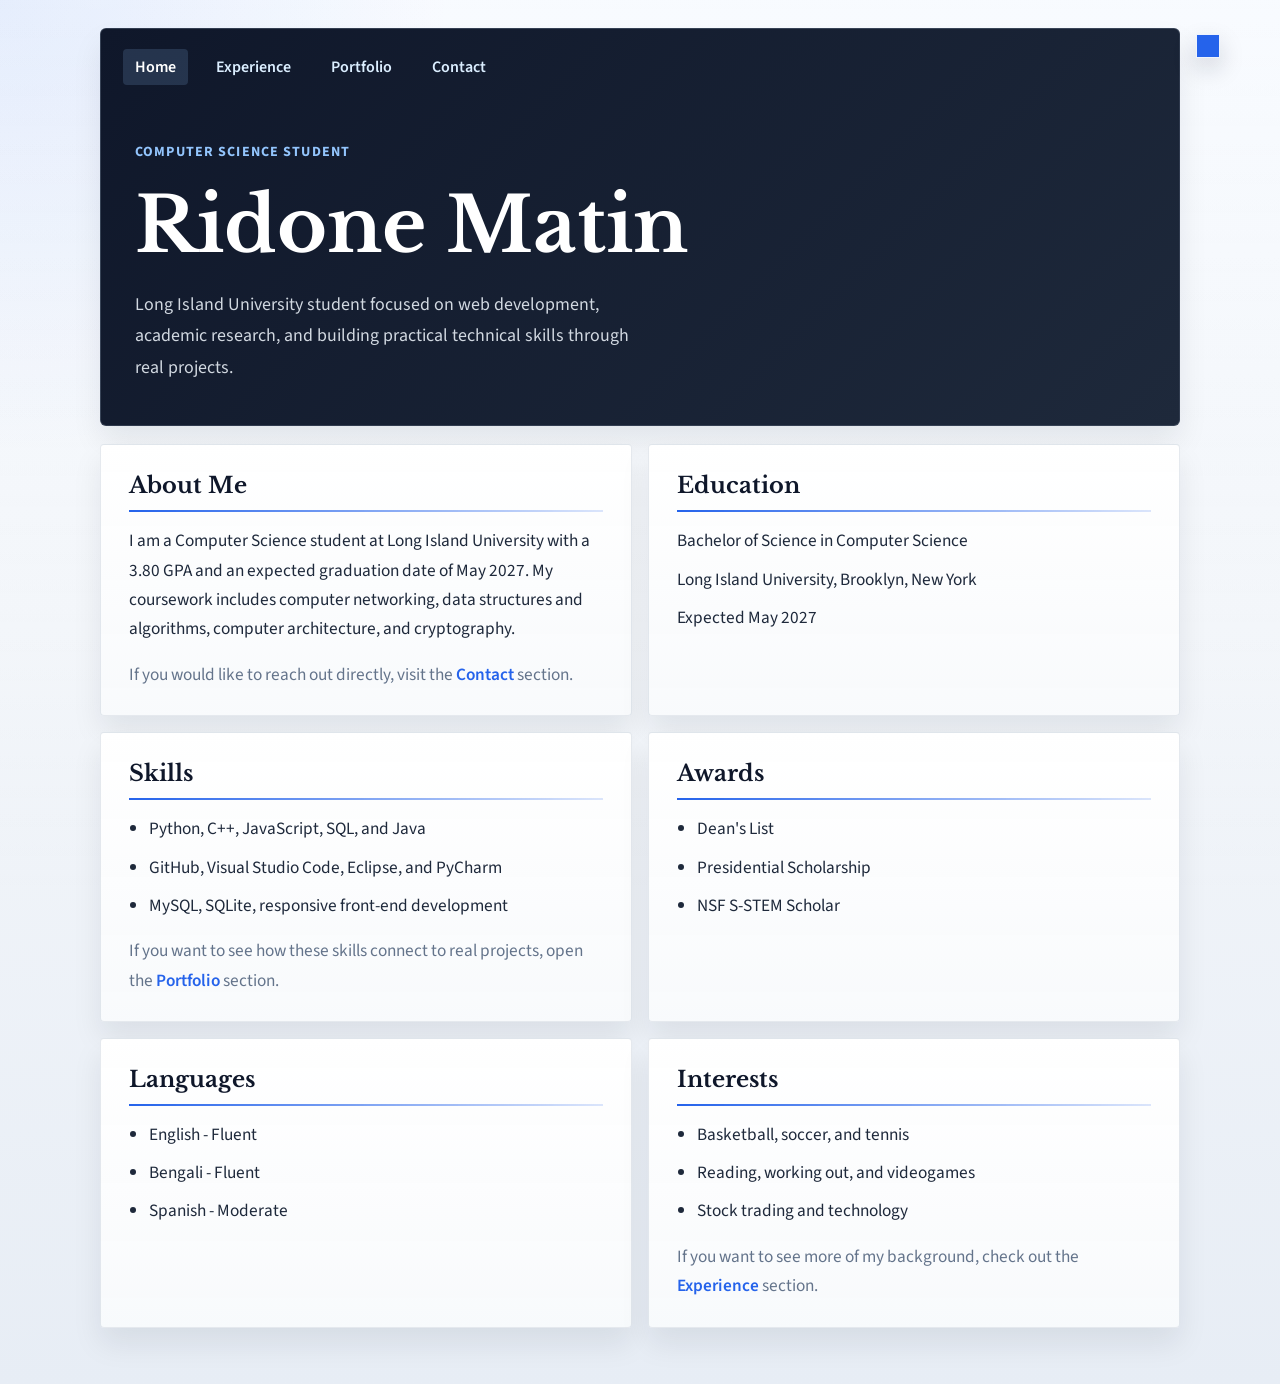
<file: index.html>
<!DOCTYPE html>
<html lang="en">
<head>
  <meta charset="UTF-8">
  <meta name="viewport" content="width=device-width, initial-scale=1.0">
  <title>Ridone Matin | Home</title>
  <link rel="stylesheet" href="style.css">
</head>
<body>
  <div class="site-shell">
    <div class="theme-switcher">
      <button
        class="theme-toggle"
        type="button"
        aria-expanded="false"
        aria-controls="theme-options"
        aria-label="Choose color theme"
      ></button>
      <div class="theme-options" id="theme-options">
        <button class="theme-swatch theme-swatch-blue" type="button" data-theme-value="blue" aria-label="Blue theme"></button>
        <button class="theme-swatch theme-swatch-emerald" type="button" data-theme-value="emerald" aria-label="Emerald theme"></button>
        <button class="theme-swatch theme-swatch-burgundy" type="button" data-theme-value="burgundy" aria-label="Burgundy theme"></button>
        <button class="theme-swatch theme-swatch-charcoal" type="button" data-theme-value="charcoal" aria-label="Charcoal theme"></button>
      </div>
    </div>
    <header class="site-header">
      <nav class="top-nav" aria-label="Primary">
        <button class="menu-toggle" type="button" aria-expanded="false" aria-controls="nav-links">
          Menu
        </button>
        <div class="nav-links" id="nav-links">
          <a href="index.html" aria-current="page">Home</a>
          <a href="experience.html">Experience</a>
          <a href="portfolio.html">Portfolio</a>
          <a href="contact.html">Contact</a>
        </div>
      </nav>

      <div class="hero">
        <p class="eyebrow">Computer Science Student</p>
        <h1>Ridone Matin</h1>
        <p class="hero-text">
          Long Island University student focused on web development, academic research, and
          building practical technical skills through real projects.
        </p>
      </div>
    </header>

    <main class="content-grid">
      <section class="panel">
        <h2>About Me</h2>
        <p>
          I am a Computer Science student at Long Island University with a 3.80 GPA and an
          expected graduation date of May 2027. My coursework includes computer networking, data
          structures and algorithms, computer architecture, and cryptography.
        </p>
        <p class="section-linkout">
          If you would like to reach out directly, visit the
          <a href="contact.html">Contact</a> section.
        </p>
      </section>

      <section class="panel">
        <h2>Education</h2>
        <p>Bachelor of Science in Computer Science</p>
        <p>Long Island University, Brooklyn, New York</p>
        <p>Expected May 2027</p>
      </section>

      <section class="panel">
        <h2>Skills</h2>
        <ul>
          <li>Python, C++, JavaScript, SQL, and Java</li>
          <li>GitHub, Visual Studio Code, Eclipse, and PyCharm</li>
          <li>MySQL, SQLite, responsive front-end development</li>
        </ul>
        <p class="section-linkout">
          If you want to see how these skills connect to real projects, open the
          <a href="portfolio.html">Portfolio</a> section.
        </p>
      </section>

      <section class="panel">
        <h2>Awards</h2>
        <ul>
          <li>Dean's List</li>
          <li>Presidential Scholarship</li>
          <li>NSF S-STEM Scholar</li>
        </ul>
      </section>

      <section class="panel">
        <h2>Languages</h2>
        <ul>
          <li>English - Fluent</li>
          <li>Bengali - Fluent</li>
          <li>Spanish - Moderate</li>
        </ul>
      </section>

      <section class="panel">
        <h2>Interests</h2>
        <ul>
          <li>Basketball, soccer, and tennis</li>
          <li>Reading, working out, and videogames</li>
          <li>Stock trading and technology</li>
        </ul>
        <p class="section-linkout">
          If you want to see more of my background, check out the
          <a href="experience.html">Experience</a> section.
        </p>
      </section>
    </main>
  </div>

  <script src="script.js"></script>
</body>
</html>
</file>
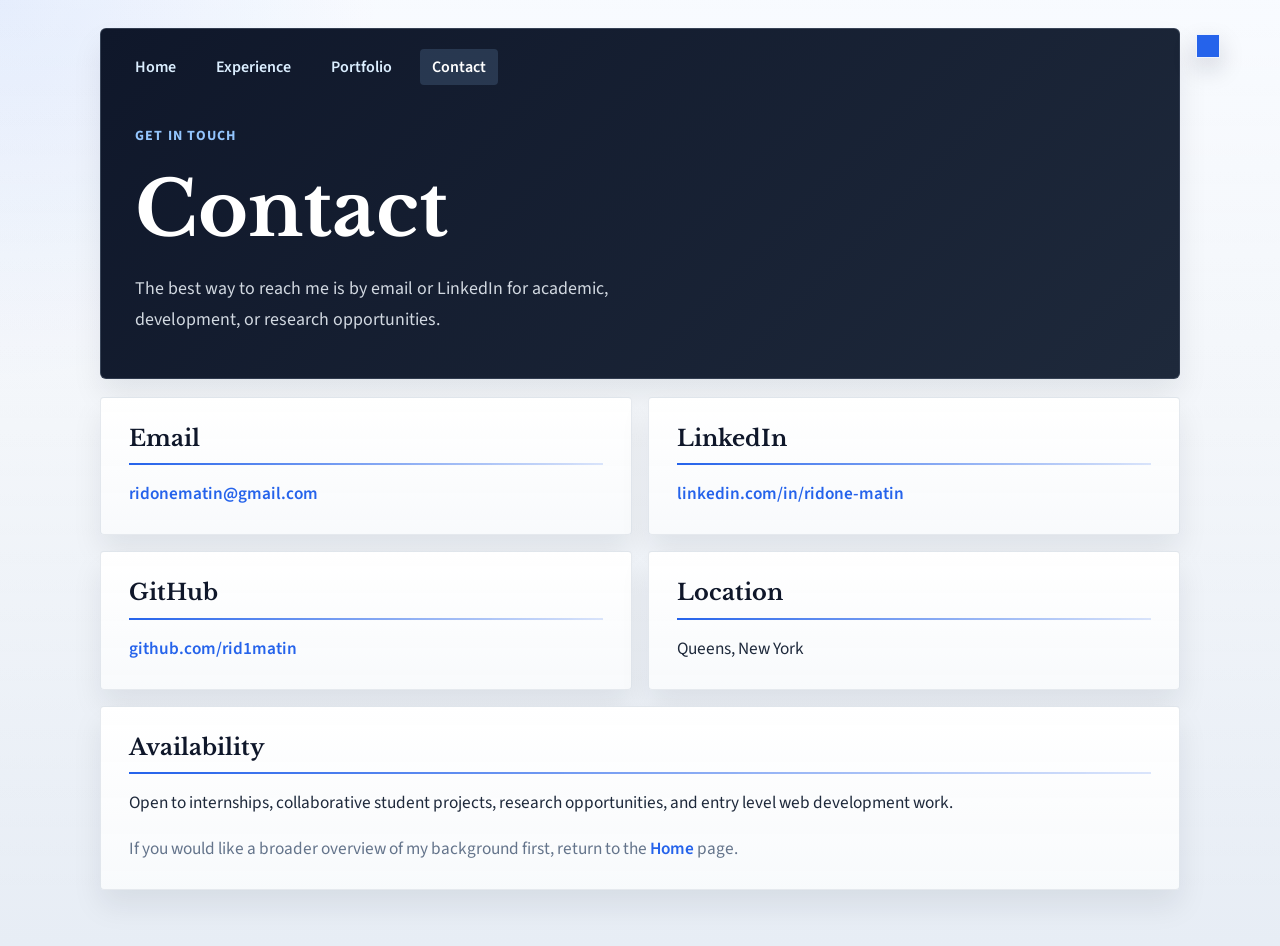
<file: contact.html>
<!DOCTYPE html>
<html lang="en">
<head>
  <meta charset="UTF-8">
  <meta name="viewport" content="width=device-width, initial-scale=1.0">
  <title>Ridone Matin | Contact</title>
  <link rel="stylesheet" href="style.css">
</head>
<body>
  <div class="site-shell">
    <div class="theme-switcher">
      <button
        class="theme-toggle"
        type="button"
        aria-expanded="false"
        aria-controls="theme-options"
        aria-label="Choose color theme"
      ></button>
      <div class="theme-options" id="theme-options">
        <button class="theme-swatch theme-swatch-blue" type="button" data-theme-value="blue" aria-label="Blue theme"></button>
        <button class="theme-swatch theme-swatch-emerald" type="button" data-theme-value="emerald" aria-label="Emerald theme"></button>
        <button class="theme-swatch theme-swatch-burgundy" type="button" data-theme-value="burgundy" aria-label="Burgundy theme"></button>
        <button class="theme-swatch theme-swatch-charcoal" type="button" data-theme-value="charcoal" aria-label="Charcoal theme"></button>
      </div>
    </div>
    <header class="site-header">
      <nav class="top-nav" aria-label="Primary">
        <button class="menu-toggle" type="button" aria-expanded="false" aria-controls="nav-links">
          Menu
        </button>
        <div class="nav-links" id="nav-links">
          <a href="index.html">Home</a>
          <a href="experience.html">Experience</a>
          <a href="portfolio.html">Portfolio</a>
          <a href="contact.html" aria-current="page">Contact</a>
        </div>
      </nav>

      <div class="hero hero-compact">
        <p class="eyebrow">Get In Touch</p>
        <h1>Contact</h1>
        <p class="hero-text">
          The best way to reach me is by email or LinkedIn for academic, development, or research
          opportunities.
        </p>
      </div>
    </header>

    <main class="content-grid">
      <section class="panel">
        <h2>Email</h2>
        <p><a href="mailto:ridonematin@gmail.com">ridonematin@gmail.com</a></p>
      </section>

      <section class="panel">
        <h2>LinkedIn</h2>
        <p>
          <a href="https://www.linkedin.com/in/ridone-matin/" target="_blank" rel="noreferrer">
            linkedin.com/in/ridone-matin
          </a>
        </p>
      </section>

      <section class="panel">
        <h2>GitHub</h2>
        <p>
          <a href="https://github.com/rid1matin" target="_blank" rel="noreferrer">
            github.com/rid1matin
          </a>
        </p>
      </section>

      <section class="panel">
        <h2>Location</h2>
        <p>Queens, New York</p>
      </section>

      <section class="panel panel-wide">
        <h2>Availability</h2>
        <p>
          Open to internships, collaborative student projects, research opportunities, and entry
          level web development work.
        </p>
        <p class="section-linkout">
          If you would like a broader overview of my background first, return to the
          <a href="index.html">Home</a> page.
        </p>
      </section>
    </main>
  </div>

  <script src="script.js"></script>
</body>
</html>
</file>
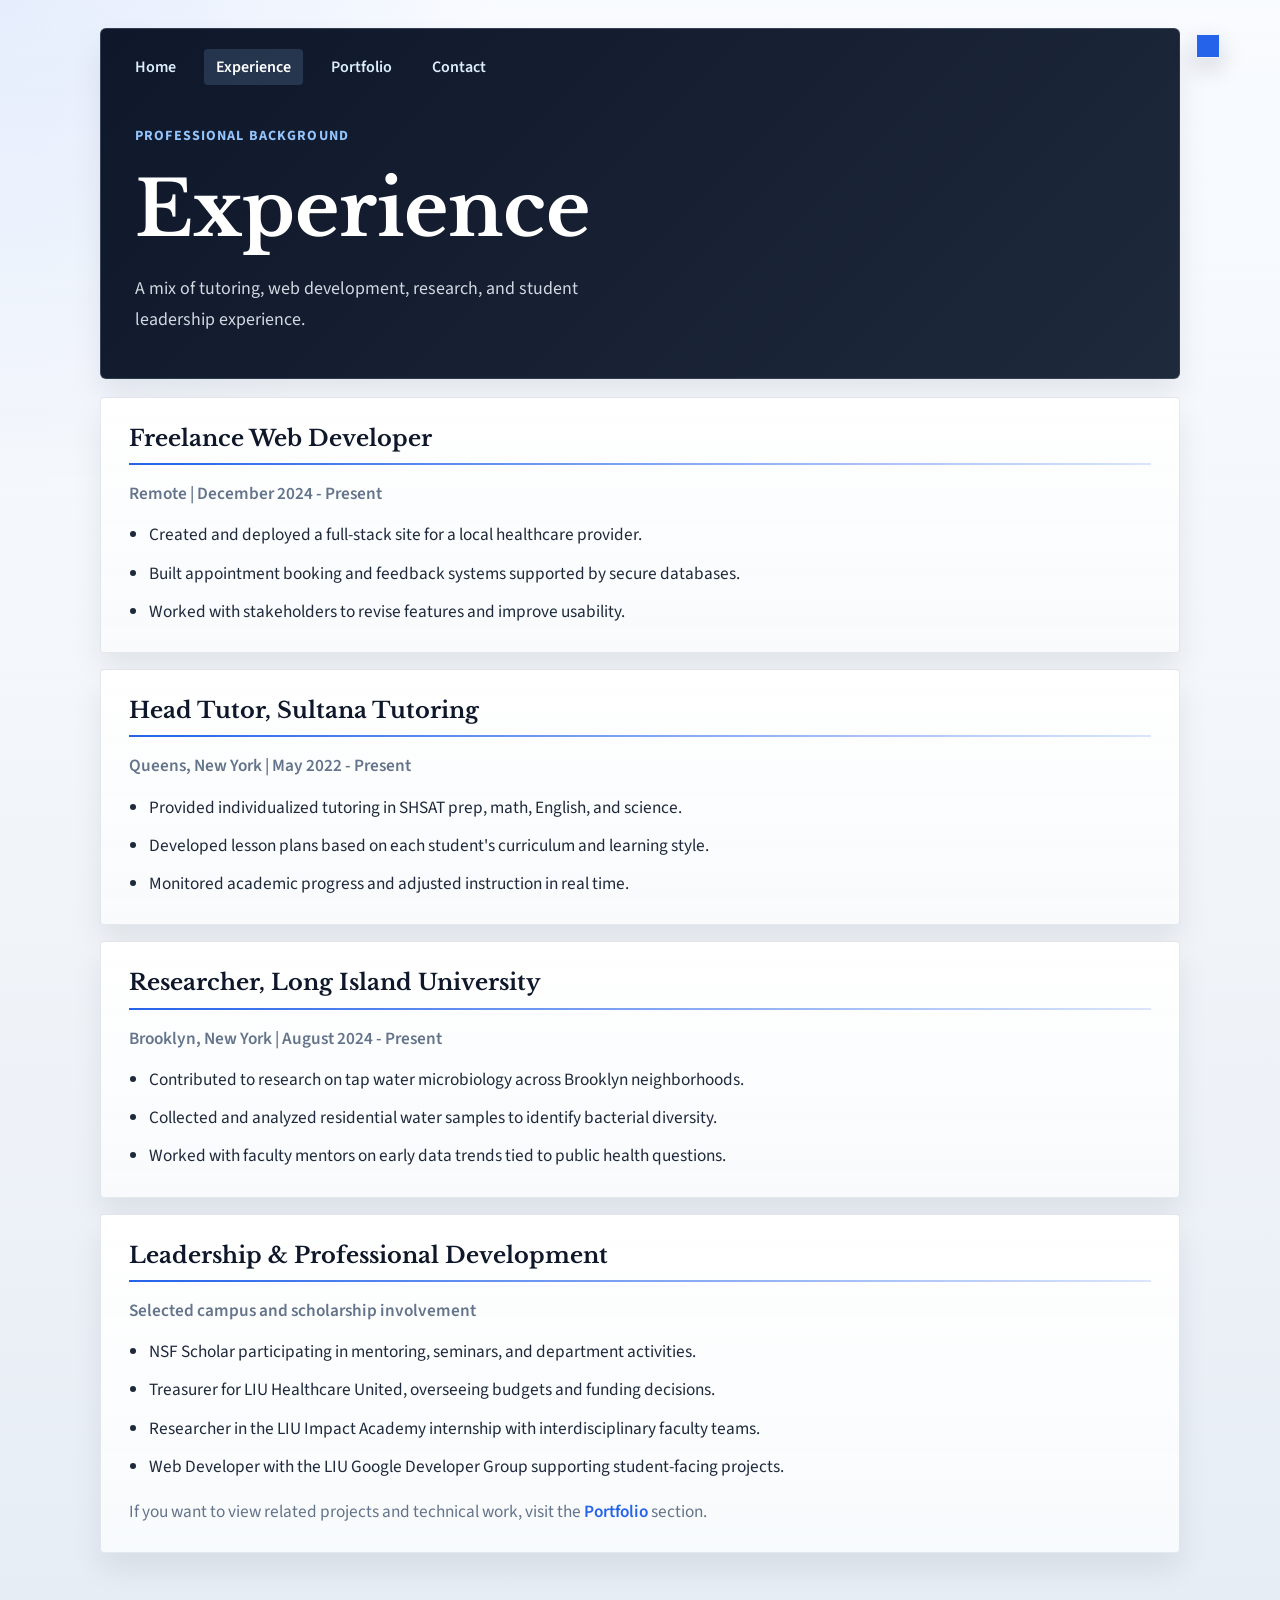
<file: experience.html>
<!DOCTYPE html>
<html lang="en">
<head>
  <meta charset="UTF-8">
  <meta name="viewport" content="width=device-width, initial-scale=1.0">
  <title>Ridone Matin | Experience</title>
  <link rel="stylesheet" href="style.css">
</head>
<body>
  <div class="site-shell">
    <div class="theme-switcher">
      <button
        class="theme-toggle"
        type="button"
        aria-expanded="false"
        aria-controls="theme-options"
        aria-label="Choose color theme"
      ></button>
      <div class="theme-options" id="theme-options">
        <button class="theme-swatch theme-swatch-blue" type="button" data-theme-value="blue" aria-label="Blue theme"></button>
        <button class="theme-swatch theme-swatch-emerald" type="button" data-theme-value="emerald" aria-label="Emerald theme"></button>
        <button class="theme-swatch theme-swatch-burgundy" type="button" data-theme-value="burgundy" aria-label="Burgundy theme"></button>
        <button class="theme-swatch theme-swatch-charcoal" type="button" data-theme-value="charcoal" aria-label="Charcoal theme"></button>
      </div>
    </div>
    <header class="site-header">
      <nav class="top-nav" aria-label="Primary">
        <button class="menu-toggle" type="button" aria-expanded="false" aria-controls="nav-links">
          Menu
        </button>
        <div class="nav-links" id="nav-links">
          <a href="index.html">Home</a>
          <a href="experience.html" aria-current="page">Experience</a>
          <a href="portfolio.html">Portfolio</a>
          <a href="contact.html">Contact</a>
        </div>
      </nav>

      <div class="hero hero-compact">
        <p class="eyebrow">Professional Background</p>
        <h1>Experience</h1>
        <p class="hero-text">
          A mix of tutoring, web development, research, and student leadership experience.
        </p>
      </div>
    </header>

    <main class="content-stack">
      <section class="panel">
        <h2>Freelance Web Developer</h2>
        <p class="meta">Remote | December 2024 - Present</p>
        <ul>
          <li>Created and deployed a full-stack site for a local healthcare provider.</li>
          <li>Built appointment booking and feedback systems supported by secure databases.</li>
          <li>Worked with stakeholders to revise features and improve usability.</li>
        </ul>
      </section>

      <section class="panel">
        <h2>Head Tutor, Sultana Tutoring</h2>
        <p class="meta">Queens, New York | May 2022 - Present</p>
        <ul>
          <li>Provided individualized tutoring in SHSAT prep, math, English, and science.</li>
          <li>Developed lesson plans based on each student's curriculum and learning style.</li>
          <li>Monitored academic progress and adjusted instruction in real time.</li>
        </ul>
      </section>

      <section class="panel">
        <h2>Researcher, Long Island University</h2>
        <p class="meta">Brooklyn, New York | August 2024 - Present</p>
        <ul>
          <li>Contributed to research on tap water microbiology across Brooklyn neighborhoods.</li>
          <li>Collected and analyzed residential water samples to identify bacterial diversity.</li>
          <li>Worked with faculty mentors on early data trends tied to public health questions.</li>
        </ul>
      </section>

      <section class="panel">
        <h2>Leadership & Professional Development</h2>
        <p class="meta">Selected campus and scholarship involvement</p>
        <ul>
          <li>NSF Scholar participating in mentoring, seminars, and department activities.</li>
          <li>Treasurer for LIU Healthcare United, overseeing budgets and funding decisions.</li>
          <li>Researcher in the LIU Impact Academy internship with interdisciplinary faculty teams.</li>
          <li>Web Developer with the LIU Google Developer Group supporting student-facing projects.</li>
        </ul>
        <p class="section-linkout">
          If you want to view related projects and technical work, visit the
          <a href="portfolio.html">Portfolio</a> section.
        </p>
      </section>
    </main>
  </div>

  <script src="script.js"></script>
</body>
</html>
</file>
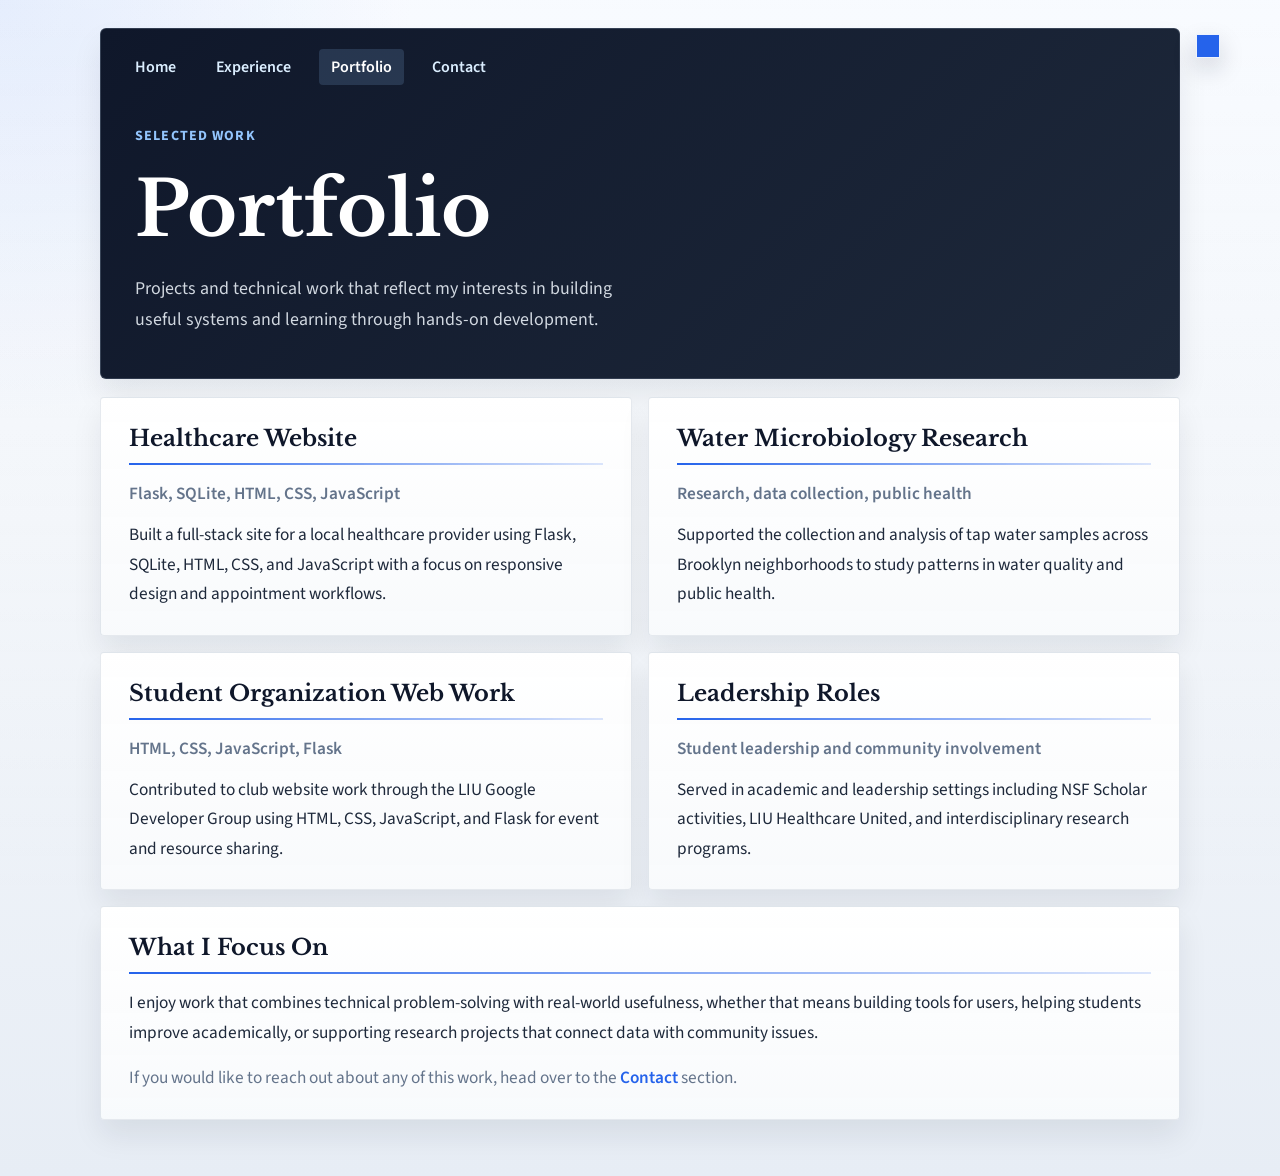
<file: portfolio.html>
<!DOCTYPE html>
<html lang="en">
<head>
  <meta charset="UTF-8">
  <meta name="viewport" content="width=device-width, initial-scale=1.0">
  <title>Ridone Matin | Portfolio</title>
  <link rel="stylesheet" href="style.css">
</head>
<body>
  <div class="site-shell">
    <div class="theme-switcher">
      <button
        class="theme-toggle"
        type="button"
        aria-expanded="false"
        aria-controls="theme-options"
        aria-label="Choose color theme"
      ></button>
      <div class="theme-options" id="theme-options">
        <button class="theme-swatch theme-swatch-blue" type="button" data-theme-value="blue" aria-label="Blue theme"></button>
        <button class="theme-swatch theme-swatch-emerald" type="button" data-theme-value="emerald" aria-label="Emerald theme"></button>
        <button class="theme-swatch theme-swatch-burgundy" type="button" data-theme-value="burgundy" aria-label="Burgundy theme"></button>
        <button class="theme-swatch theme-swatch-charcoal" type="button" data-theme-value="charcoal" aria-label="Charcoal theme"></button>
      </div>
    </div>
    <header class="site-header">
      <nav class="top-nav" aria-label="Primary">
        <button class="menu-toggle" type="button" aria-expanded="false" aria-controls="nav-links">
          Menu
        </button>
        <div class="nav-links" id="nav-links">
          <a href="index.html">Home</a>
          <a href="experience.html">Experience</a>
          <a href="portfolio.html" aria-current="page">Portfolio</a>
          <a href="contact.html">Contact</a>
        </div>
      </nav>

      <div class="hero hero-compact">
        <p class="eyebrow">Selected Work</p>
        <h1>Portfolio</h1>
        <p class="hero-text">
          Projects and technical work that reflect my interests in building useful systems and
          learning through hands-on development.
        </p>
      </div>
    </header>

    <main class="content-grid">
      <section class="panel">
        <h2>Healthcare Website</h2>
        <p class="meta">Flask, SQLite, HTML, CSS, JavaScript</p>
        <p>
          Built a full-stack site for a local healthcare provider using Flask, SQLite, HTML, CSS,
          and JavaScript with a focus on responsive design and appointment workflows.
        </p>
      </section>

      <section class="panel">
        <h2>Water Microbiology Research</h2>
        <p class="meta">Research, data collection, public health</p>
        <p>
          Supported the collection and analysis of tap water samples across Brooklyn neighborhoods
          to study patterns in water quality and public health.
        </p>
      </section>

      <section class="panel">
        <h2>Student Organization Web Work</h2>
        <p class="meta">HTML, CSS, JavaScript, Flask</p>
        <p>
          Contributed to club website work through the LIU Google Developer Group using HTML, CSS,
          JavaScript, and Flask for event and resource sharing.
        </p>
      </section>

      <section class="panel">
        <h2>Leadership Roles</h2>
        <p class="meta">Student leadership and community involvement</p>
        <p>
          Served in academic and leadership settings including NSF Scholar activities, LIU
          Healthcare United, and interdisciplinary research programs.
        </p>
      </section>

      <section class="panel panel-wide">
        <h2>What I Focus On</h2>
        <p>
          I enjoy work that combines technical problem-solving with real-world usefulness, whether
          that means building tools for users, helping students improve academically, or supporting
          research projects that connect data with community issues.
        </p>
        <p class="section-linkout">
          If you would like to reach out about any of this work, head over to the
          <a href="contact.html">Contact</a> section.
        </p>
      </section>
    </main>
  </div>

  <script src="script.js"></script>
</body>
</html>
</file>
<file: style.css>
@import url("https://fonts.googleapis.com/css2?family=Libre+Baskerville:wght@400;700&family=Source+Sans+3:wght@400;600;700&display=swap");

:root {
  --bg: #f3f6fa;
  --bg-accent: #e7edf5;
  --surface: rgba(15, 23, 42, 0.94);
  --panel: rgba(255, 255, 255, 0.96);
  --panel-edge: rgba(148, 163, 184, 0.24);
  --text: #1e293b;
  --muted: #64748b;
  --accent: #2563eb;
  --accent-soft: #93c5fd;
  --accent-deep: #0f172a;
  --shadow: rgba(15, 23, 42, 0.08);
  --glow: rgba(37, 99, 235, 0.1);
  --header-start: #0f172a;
  --header-end: #1e293b;
  --active-tab: rgba(147, 197, 253, 0.16);
  --rule-fade: rgba(37, 99, 235, 0.16);
}

body[data-theme="emerald"] {
  --bg: #eff8f3;
  --bg-accent: #dfefe5;
  --panel-edge: rgba(110, 145, 126, 0.24);
  --text: #1b2d24;
  --muted: #5f766a;
  --accent: #0f8a5f;
  --accent-soft: #86d6b7;
  --accent-deep: #143c2f;
  --glow: rgba(15, 138, 95, 0.1);
  --header-start: #10281f;
  --header-end: #1b3c30;
  --active-tab: rgba(134, 214, 183, 0.18);
  --rule-fade: rgba(15, 138, 95, 0.14);
}

body[data-theme="burgundy"] {
  --bg: #faf3f5;
  --bg-accent: #f2e5e9;
  --panel-edge: rgba(147, 110, 120, 0.24);
  --text: #321d24;
  --muted: #7e5d67;
  --accent: #a33256;
  --accent-soft: #efb0c4;
  --accent-deep: #4a1d2c;
  --glow: rgba(163, 50, 86, 0.1);
  --header-start: #32111d;
  --header-end: #522131;
  --active-tab: rgba(239, 176, 196, 0.18);
  --rule-fade: rgba(163, 50, 86, 0.14);
}

body[data-theme="charcoal"] {
  --bg: #f5f5f6;
  --bg-accent: #ebedf0;
  --panel-edge: rgba(120, 128, 139, 0.24);
  --text: #20242b;
  --muted: #68717d;
  --accent: #475569;
  --accent-soft: #c1c9d4;
  --accent-deep: #111827;
  --glow: rgba(71, 85, 105, 0.08);
  --header-start: #151b25;
  --header-end: #2a3442;
  --active-tab: rgba(193, 201, 212, 0.18);
  --rule-fade: rgba(71, 85, 105, 0.14);
}

* {
  box-sizing: border-box;
}

body {
  margin: 0;
  min-height: 100vh;
  color: var(--text);
  font-family: "Source Sans 3", sans-serif;
  background:
    radial-gradient(circle at top left, var(--glow), transparent 24%),
    linear-gradient(180deg, #f8fbff 0%, var(--bg) 45%, var(--bg-accent) 100%);
}

body::before {
  content: "";
  position: fixed;
  inset: 0;
  pointer-events: none;
  background: linear-gradient(rgba(255, 255, 255, 0.3), rgba(255, 255, 255, 0));
  opacity: 0.4;
}

.site-shell {
  width: min(1080px, calc(100% - 2rem));
  margin: 0 auto;
  padding: 28px 0 56px;
  position: relative;
}

.theme-switcher {
  position: absolute;
  top: 34px;
  right: -40px;
  z-index: 4;
}

.theme-toggle,
.theme-swatch {
  width: 24px;
  height: 24px;
  border: 1px solid rgba(255, 255, 255, 0.92);
  padding: 0;
  cursor: pointer;
}

.theme-toggle {
  display: block;
  background: var(--accent);
  box-shadow: 0 10px 24px rgba(15, 23, 42, 0.18);
}

.theme-options {
  position: absolute;
  top: 0;
  right: 34px;
  display: none;
  grid-template-columns: repeat(4, 24px);
  gap: 8px;
  padding: 10px;
  background: rgba(15, 23, 42, 0.88);
  border: 1px solid rgba(255, 255, 255, 0.12);
  box-shadow: 0 16px 32px rgba(15, 23, 42, 0.18);
}

.theme-options.is-open {
  display: grid;
}

.theme-swatch-blue {
  background: #2563eb;
}

.theme-swatch-emerald {
  background: #0f8a5f;
}

.theme-swatch-burgundy {
  background: #a33256;
}

.theme-swatch-charcoal {
  background: #475569;
}

.theme-swatch.is-active,
.theme-toggle:focus-visible,
.theme-swatch:focus-visible {
  outline: 2px solid #ffffff;
  outline-offset: 2px;
}

.site-header,
.panel {
  border: 1px solid var(--panel-edge);
  background: var(--panel);
  box-shadow: 0 16px 30px var(--shadow);
}

.site-header {
  margin-bottom: 18px;
  padding: 20px 22px 30px;
  border-radius: 6px;
  background: linear-gradient(135deg, var(--header-start), var(--header-end));
}

.top-nav {
  display: flex;
  align-items: center;
  justify-content: flex-start;
  gap: 1rem;
}

.nav-links a,
a {
  color: var(--accent);
  text-decoration: none;
}

.menu-toggle {
  display: none;
  border: 1px solid var(--panel-edge);
  background: rgba(255, 255, 255, 0.1);
  color: #f5fbff;
  border-radius: 4px;
  padding: 0.75rem 1rem;
  font: inherit;
  font-weight: 600;
}

.nav-links {
  display: flex;
  flex-wrap: wrap;
  gap: 1rem;
  margin-left: 0;
}

.nav-links a {
  padding: 0.45rem 0.75rem;
  border-radius: 4px;
  font-weight: 600;
  color: #dbeeff;
}

.nav-links a[aria-current="page"] {
  background: var(--active-tab);
  color: #ffffff;
}

.hero {
  padding: 56px 12px 12px;
}

.hero-compact {
  padding-top: 40px;
}

.eyebrow {
  margin: 0 0 0.8rem;
  color: var(--accent-soft);
  font-size: 0.88rem;
  font-weight: 700;
  text-transform: uppercase;
  letter-spacing: 0.08em;
}

h1,
h2 {
  margin: 0;
  font-family: "Libre Baskerville", serif;
}

h1 {
  font-size: clamp(2.6rem, 7vw, 4.75rem);
  color: #ffffff;
}

.hero-text {
  max-width: 58ch;
  margin: 1rem 0 0;
  font-size: 1.12rem;
  line-height: 1.75;
  color: rgba(226, 232, 240, 0.92);
}

.content-grid,
.content-stack {
  display: grid;
  gap: 16px;
}

.content-grid {
  grid-template-columns: repeat(2, minmax(0, 1fr));
}

.panel {
  padding: 26px 28px;
  border-radius: 4px;
  background: linear-gradient(180deg, rgba(255, 255, 255, 0.98), rgba(248, 250, 252, 0.96));
  transition: transform 180ms ease, box-shadow 180ms ease, border-color 180ms ease;
}

.panel:hover {
  transform: translateY(-2px);
  box-shadow: 0 20px 36px rgba(15, 23, 42, 0.1);
  border-color: rgba(37, 99, 235, 0.24);
}

.panel-enter {
  opacity: 0;
  transform: translateY(18px) scale(0.985);
}

.panel-enter.panel-visible {
  opacity: 1;
  transform: translateY(0) scale(1);
  transition:
    opacity 420ms ease,
    transform 420ms ease,
    box-shadow 180ms ease,
    border-color 180ms ease;
}

.panel-wide {
  grid-column: 1 / -1;
}

h2 {
  margin-bottom: 14px;
  font-size: 1.4rem;
  color: var(--accent-deep);
}

h2::after {
  content: "";
  display: block;
  width: 100%;
  height: 2px;
  margin-top: 0.7rem;
  border-radius: 0;
  background: linear-gradient(90deg, var(--accent), rgba(37, 99, 235, 0.16));
  background: linear-gradient(90deg, var(--accent), var(--rule-fade));
}

p,
li {
  margin: 0;
  font-size: 1.08rem;
  line-height: 1.7;
}

.meta {
  margin-bottom: 12px;
  color: var(--muted);
  font-weight: 600;
}

.section-linkout {
  margin-top: 1rem;
  color: var(--muted);
}

ul {
  margin: 0;
  padding-left: 1.25rem;
}

li + li,
p + p {
  margin-top: 0.55rem;
}

a {
  font-weight: 600;
}

a:hover,
a:focus-visible {
  text-decoration: underline;
}

@media (max-width: 760px) {
  .site-shell {
    width: min(100% - 1rem, 1080px);
    padding-top: 14px;
  }

  .theme-switcher {
    top: 18px;
    right: 8px;
  }

  .theme-options {
    top: 34px;
    right: 0;
    grid-template-columns: repeat(2, 24px);
  }

  .menu-toggle {
    display: inline-flex;
    align-items: center;
    justify-content: center;
    cursor: pointer;
  }

  .top-nav {
    flex-wrap: wrap;
  }

  .nav-links {
    display: none;
    width: 100%;
    flex-direction: column;
    padding-top: 0.75rem;
  }

  .nav-links.is-open {
    display: flex;
  }

  .content-grid {
    grid-template-columns: 1fr;
  }

  .panel-wide {
    grid-column: auto;
  }

  .hero {
    padding: 34px 4px 4px;
  }

  .panel {
    padding: 22px 20px;
  }
}
</file>
